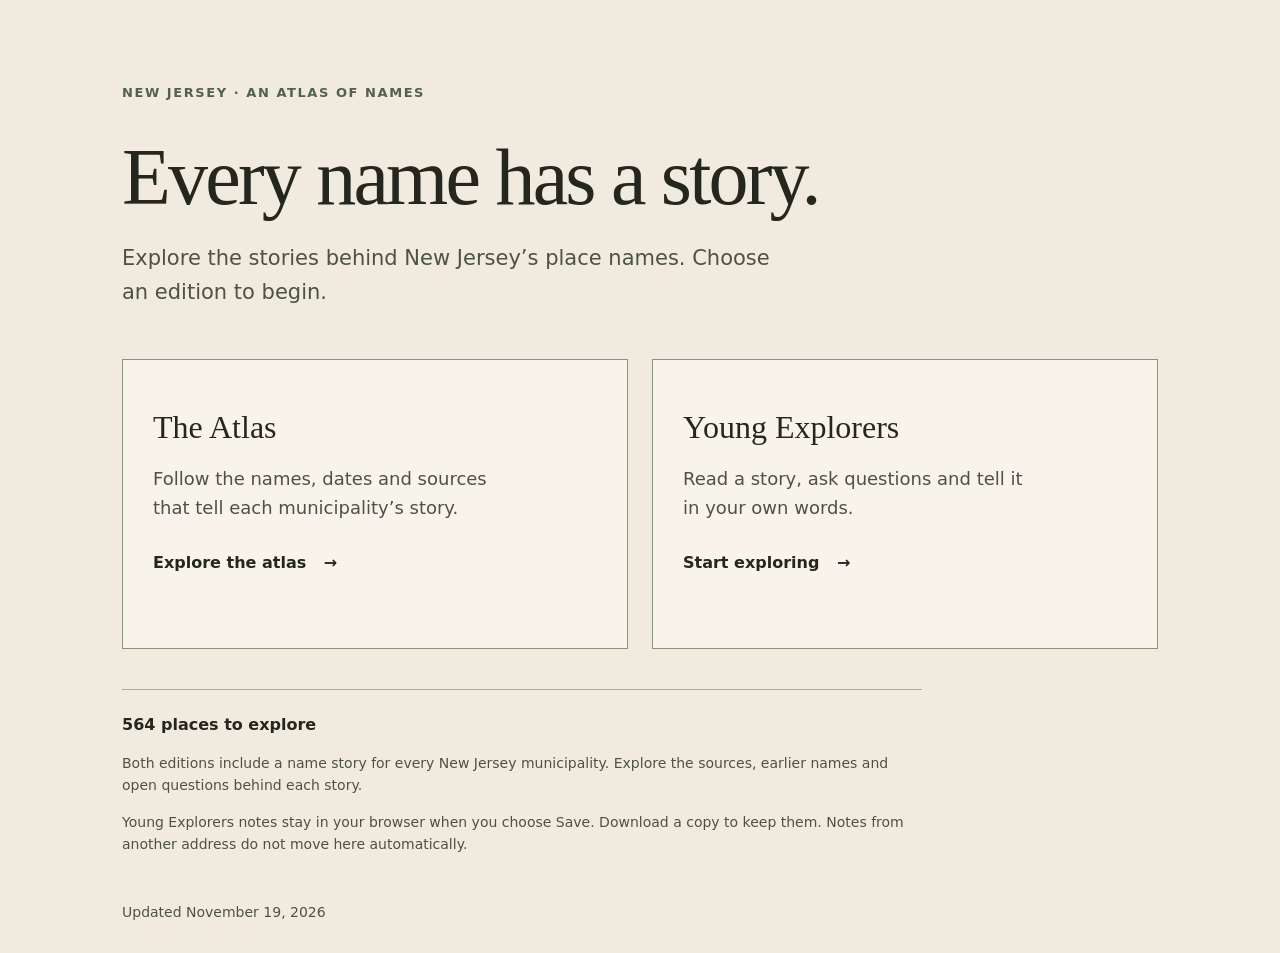
<file: docs/index.html>
<!doctype html>
<html lang="en"><head>
<meta charset="utf-8"><meta name="viewport" content="width=device-width, initial-scale=1">
<meta name="robots" content="noindex,nofollow"><meta name="referrer" content="no-referrer">
<meta http-equiv="Content-Security-Policy" content="default-src 'none'; style-src 'self'; base-uri 'none'; form-action 'none'">
<meta name="description" content="Explore two editions of New Jersey: An Atlas of Names.">
<title>New Jersey — An Atlas of Names</title><link rel="stylesheet" href="./styles.css">
</head><body><main>
<p class="eyebrow">New Jersey · An Atlas of Names</p>
<h1>Every name has a story.</h1>
<p class="intro">Explore the stories behind New Jersey’s place names. Choose an edition to begin.</p>
<div class="editions">
<a class="edition" href="./primary/"><h2>The Atlas</h2><p>Follow the names, dates and sources that tell each municipality’s story.</p><span class="action">Explore the atlas <span aria-hidden="true">→</span></span></a>
<a class="edition" href="./young-explorers/"><h2>Young Explorers</h2><p>Read a story, ask questions and tell it in your own words.</p><span class="action">Start exploring <span aria-hidden="true">→</span></span></a>
</div>
<aside aria-label="About this atlas"><h2>564 places to explore</h2><p>Both editions include a name story for every New Jersey municipality. Explore the sources, earlier names and open questions behind each story.</p><p>Young Explorers notes stay in your browser when you choose Save. Download a copy to keep them. Notes from another address do not move here automatically.</p></aside>
<footer>Updated November 19, 2026</footer>
</main></body></html>
</file>
<file: docs/styles.css>
*{box-sizing:border-box}html{color-scheme:light dark}body{margin:0;background:#f1ebdf;color:#25271f;font:18px/1.6 system-ui,sans-serif}main{max-width:1100px;margin:auto;padding:70px 32px 30px}.eyebrow{font-size:13px;font-weight:700;letter-spacing:.12em;text-transform:uppercase;color:#53604c}h1{font:500 clamp(42px,7vw,80px)/1.08 Georgia,serif;letter-spacing:-.035em;max-width:800px;margin:30px 0 22px}.intro{font-size:21px;max-width:650px;color:#4d5146}.editions{display:grid;grid-template-columns:1fr 1fr;gap:24px;margin:50px 0 40px}.edition{display:block;color:inherit;text-decoration:none;border:1px solid #8a9380;padding:30px;min-height:290px;background:#f8f4eb;transition:background .15s}.edition:hover{background:#e5eddc}.edition:focus-visible{outline:3px solid #235735;outline-offset:5px}.number{font-size:13px;color:#53604c}.edition h2{font:500 32px/1.2 Georgia,serif;margin:18px 0 12px}.edition p{max-width:360px;color:#4d5146}.action{display:block;font-size:16px;font-weight:650;margin-top:28px}.action span{margin-left:12px}aside{border-top:1px solid #a6ae9a;padding-top:22px;max-width:800px}aside h2{font-size:16px;margin:0}aside p,footer{font-size:14px;color:#4d5146}footer{margin-top:45px}@media(max-width:640px){main{padding:38px 22px 24px}.editions{grid-template-columns:1fr;margin-top:30px;gap:18px}.edition{padding:24px;min-height:0}.intro{font-size:18px}}@media(prefers-color-scheme:dark){body{background:#191c17;color:#eeeade}.eyebrow,.number{color:#b9c8ac}.intro,.edition p,aside p,footer{color:#cbcfc3}.edition{background:#242a20;border-color:#77816e}.edition:hover{background:#303b29}.edition:focus-visible{outline-color:#bee2a4}aside{border-color:#77816e}}@media(prefers-reduced-motion:reduce){.edition{transition:none}}
</file>
